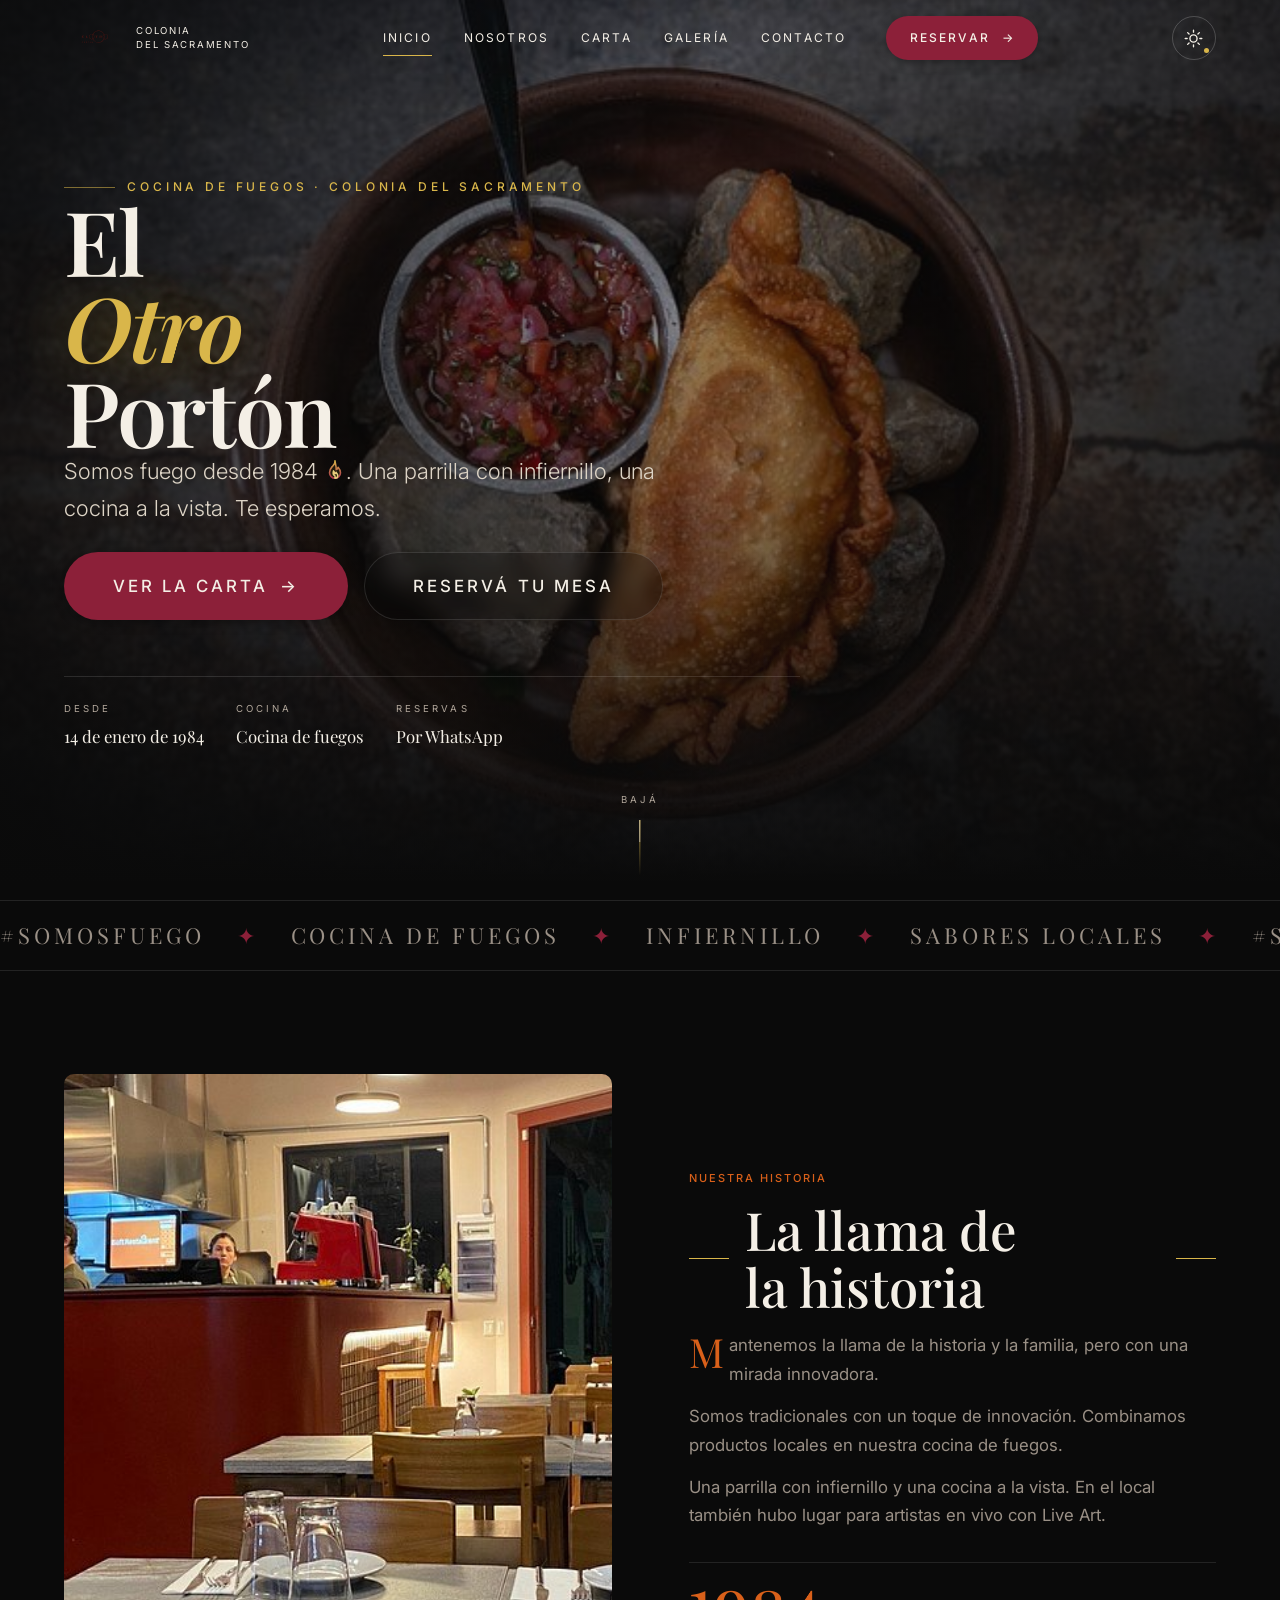
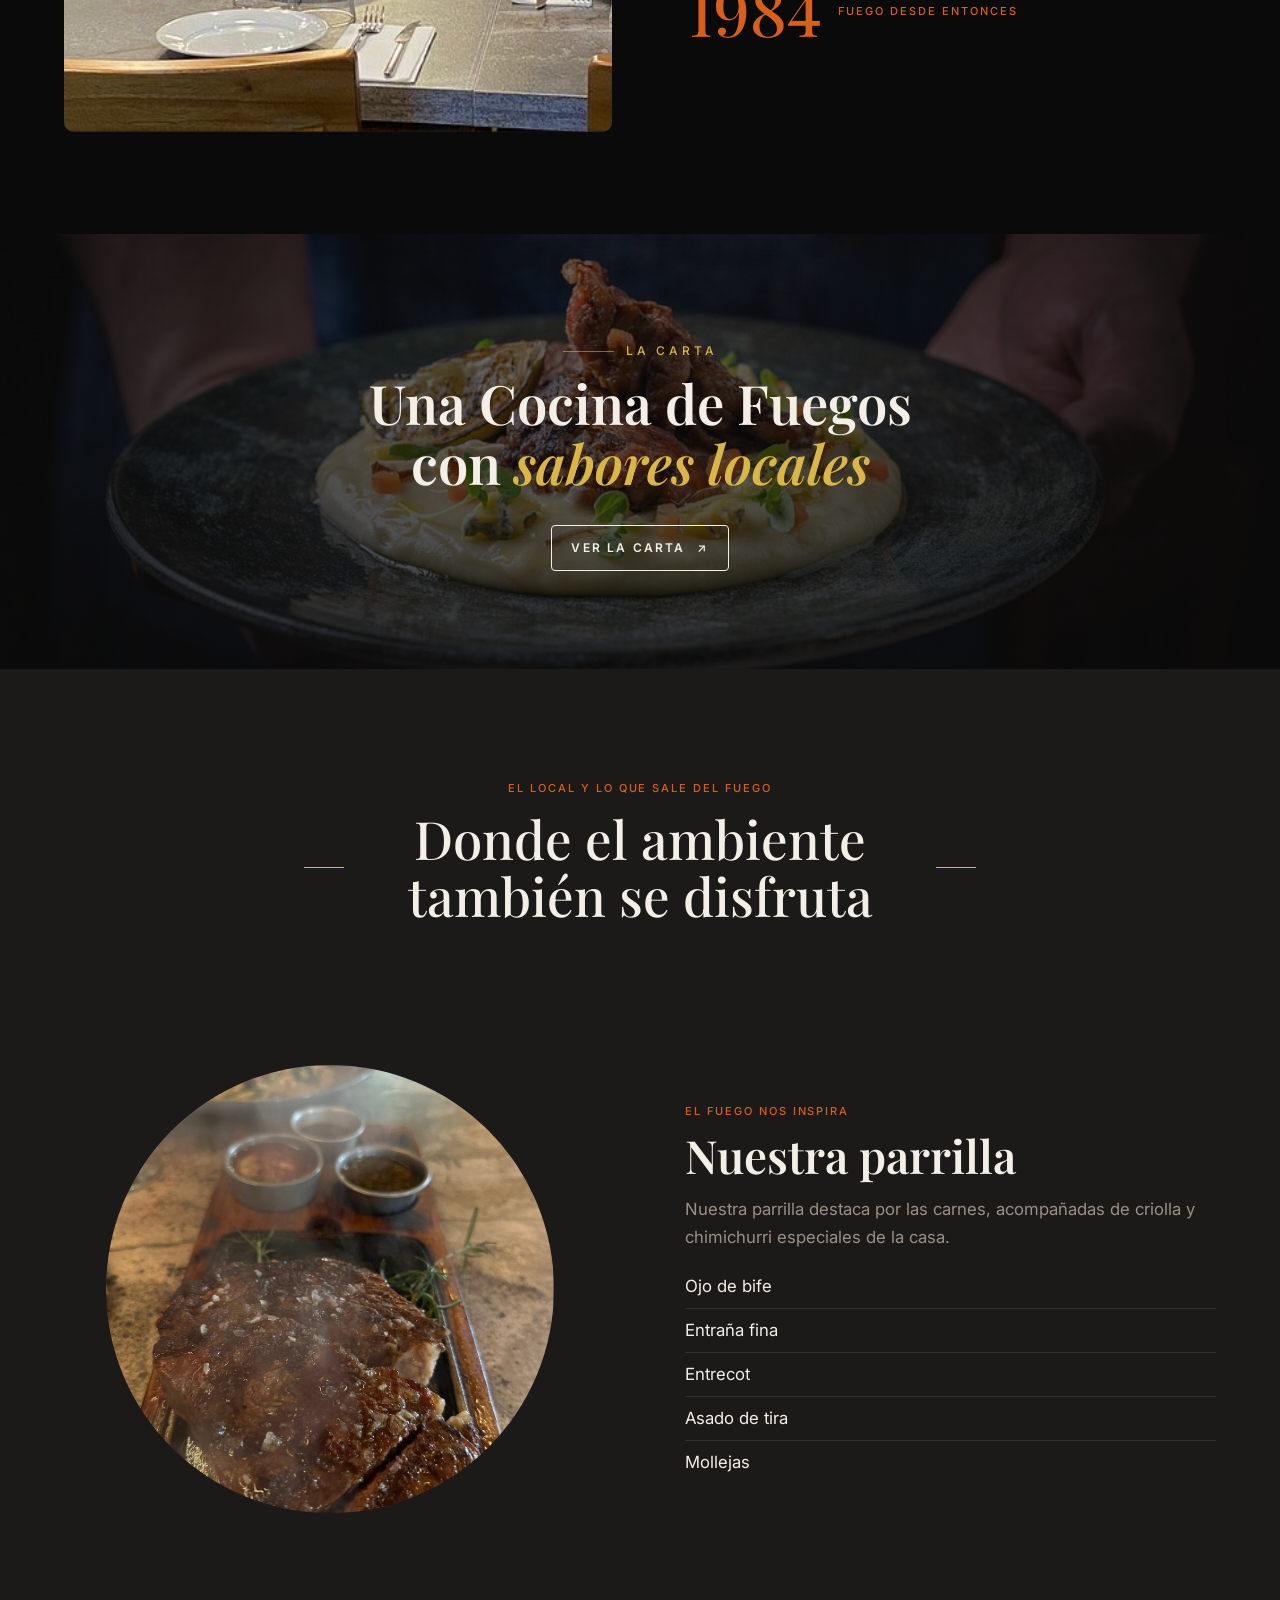
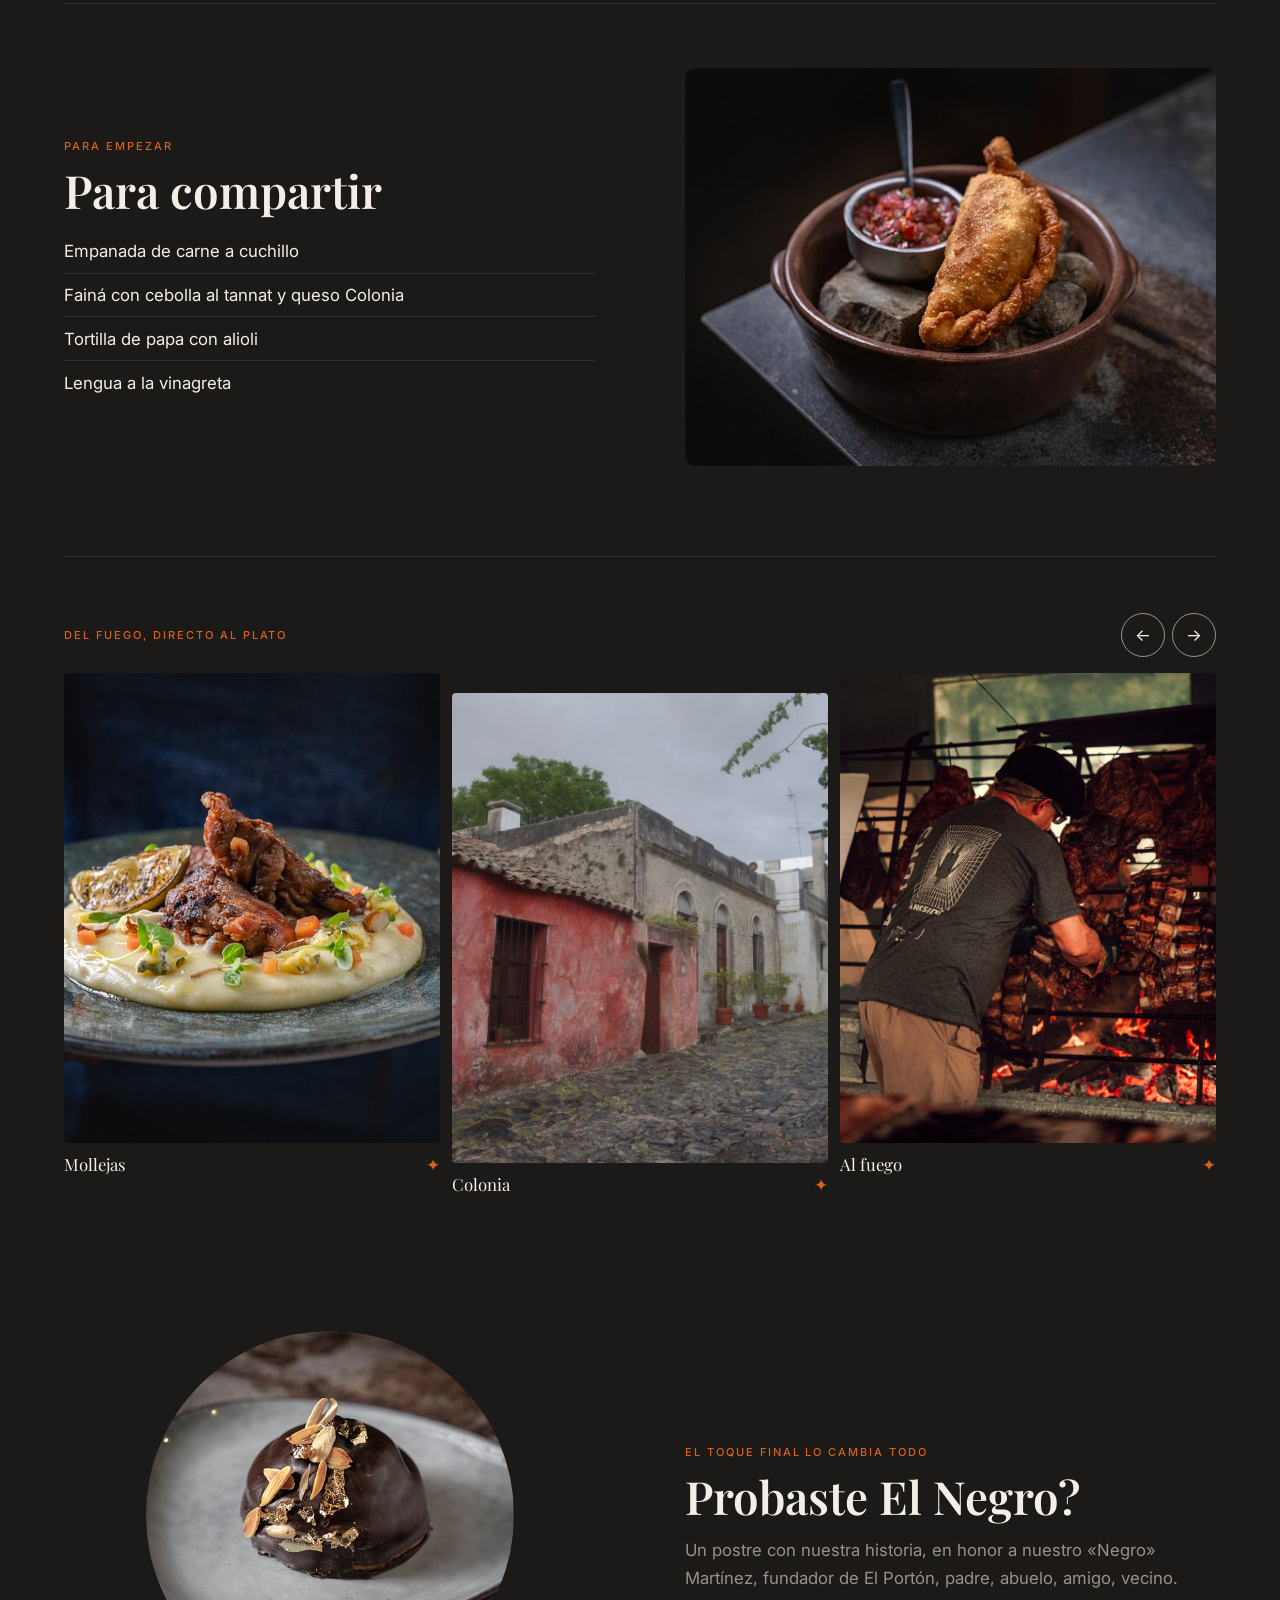
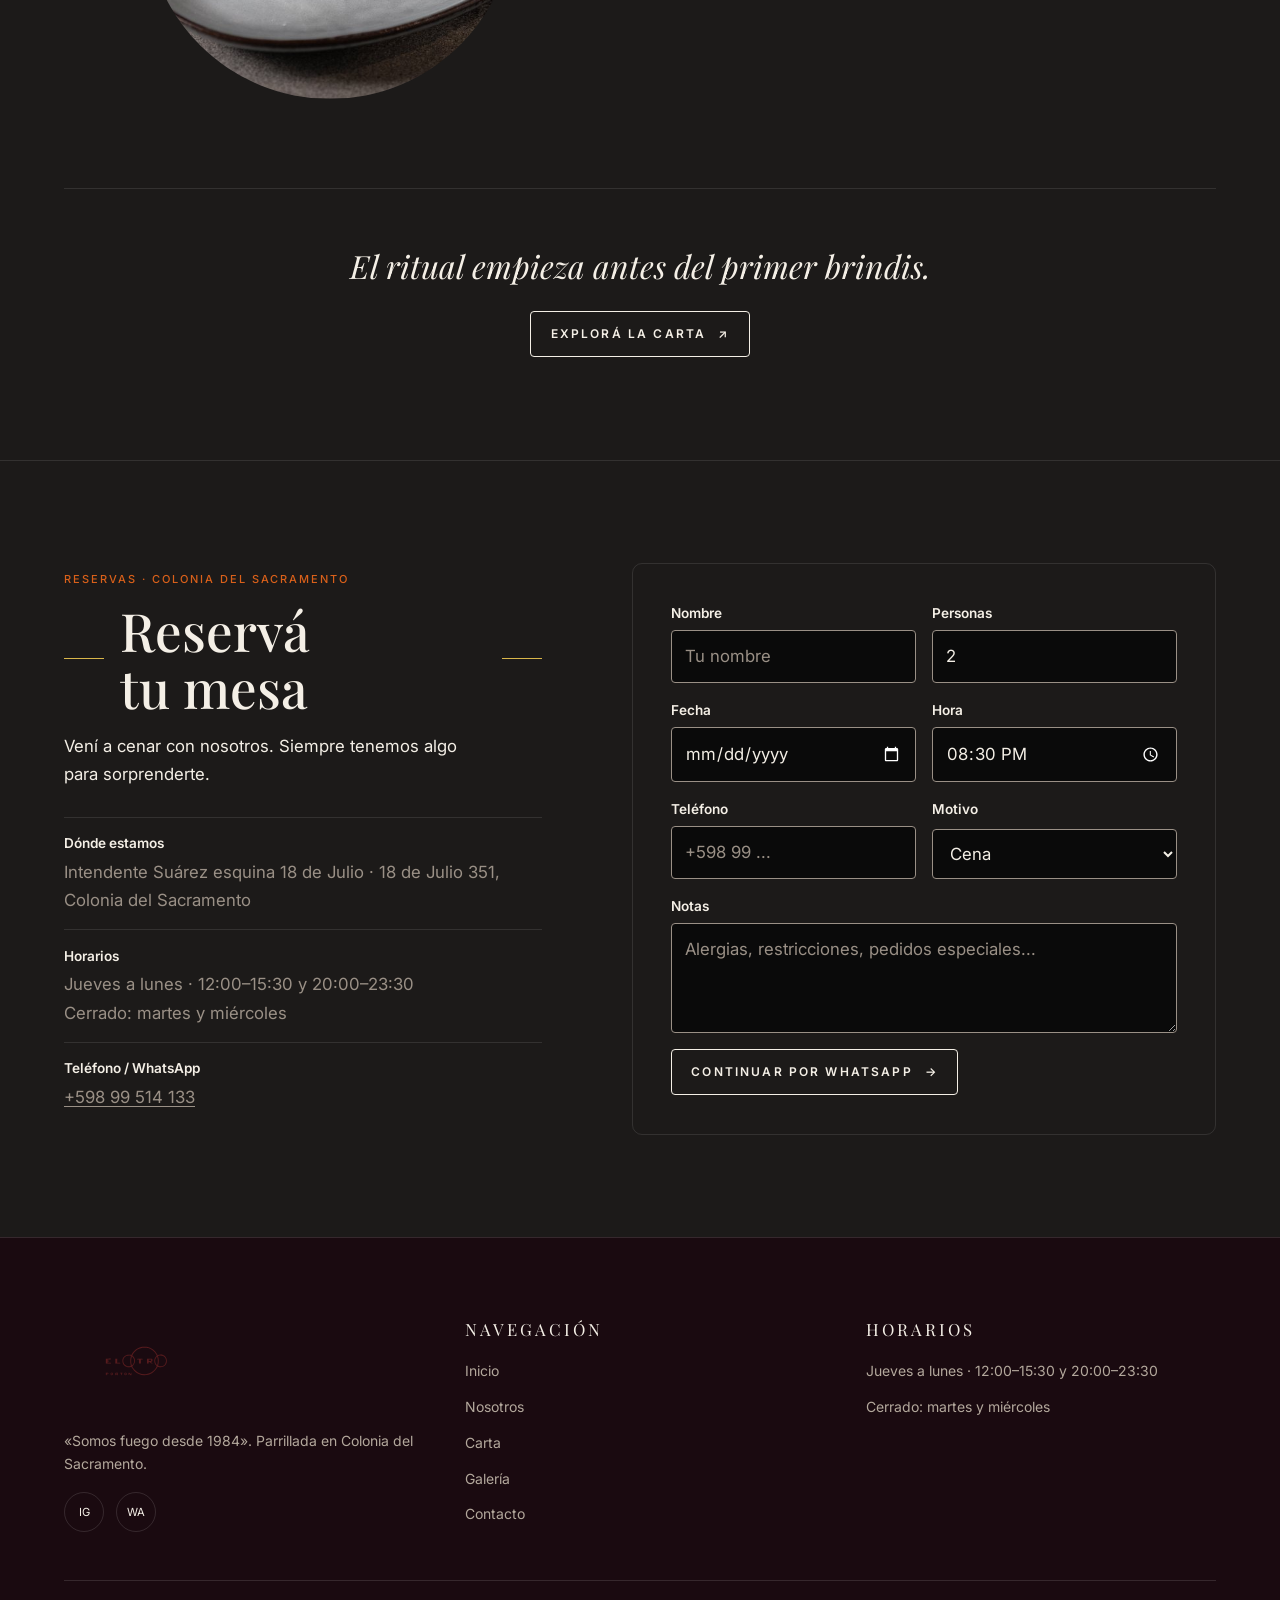
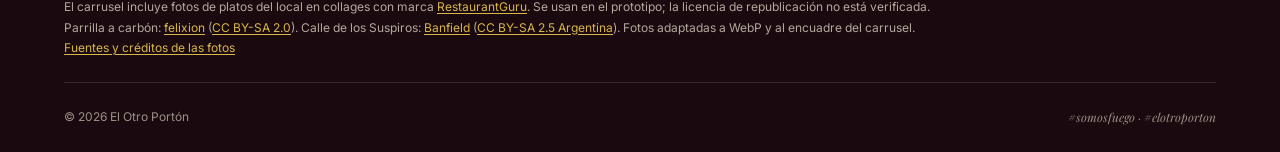
<file: index.html>
<!DOCTYPE html>
<html lang="es">
<head>
  <meta charset="UTF-8">
  <meta name="viewport" content="width=device-width, initial-scale=1.0">

  <title>El Otro Portón · Cocina de fuegos en Colonia del Sacramento</title>
  <meta name="description" content="El Otro Portón, cocina de fuegos en Colonia del Sacramento. Parrillada con infiernillo, carnes, criolla y chimichurri de la casa. Jueves a lunes, reservá tu mesa.">
  <meta name="theme-color" content="#0a0a0a">

  <!-- Open Graph: cómo se ve el enlace cuando se comparte en redes -->
  <meta property="og:title" content="El Otro Portón · Cocina de fuegos">
  <meta property="og:description" content="«Somos fuego desde 1984». Parrillada en Colonia del Sacramento. Reservá tu mesa.">
  <meta property="og:image" content="assets/img/cabecera.jpg">
  <meta property="og:type" content="restaurant">

  <link rel="icon" href="assets/img/log.svg" type="image/svg+xml">
  <link rel="preconnect" href="https://fonts.googleapis.com">
  <link rel="preconnect" href="https://fonts.gstatic.com" crossorigin>
  <link rel="stylesheet" href="css/main.css">

  <!--
    Marca de que JS está disponible. Los estados iniciales de las animaciones
    (hero, reveal) solo se aplican cuando esta clase existe: si el JS falla o
    está deshabilitado, el contenido se ve igual en vez de quedar invisible.
  -->
  <!--
    Se aplica el tema guardado antes de que el navegador pinte nada.
    Si esto corriera más tarde (desde main.js), el visitante vería un
    destello del tema equivocado al cargar.

    Sin preferencia guardada, el tema por defecto es oscuro.
  -->
  <script>
    (function () {
      try {
        var t = localStorage.getItem("tema");
        if (t === "claro" || t === "oscuro") {
          document.documentElement.dataset.tema = t;
        }
      } catch (e) {
        /* Sin almacenamiento: se usa el tema por defecto. */
      }
    })();
  </script>

  <script>document.documentElement.classList.add("js");</script>
</head>

<body>

  <!-- ==========================================================================
       PRELOADER — se oculta solo (js/modules/preloader.js)
       ========================================================================== -->
  <div class="preloader" role="status" aria-live="polite">
    <div class="preloader__inner">
      <img class="preloader__logo" src="assets/img/log.svg" alt="El Otro Portón">
      <div class="preloader__track"><div class="preloader__bar"></div></div>
      <p class="preloader__text">Encendiendo el fuego</p>
    </div>
  </div>

  <a class="skip-link" href="#main">Ir al contenido</a>

  <!-- ==========================================================================
       NAVEGACIÓN (js/modules/nav.js)
       ========================================================================== -->
  <header class="nav" id="nav">
    <div class="container nav__inner">

      <a class="nav__brand" href="#inicio" aria-label="El Otro Portón, ir al inicio">
        <img class="nav__logo" src="assets/img/log.svg" alt="El Otro Portón">
        <span class="nav__tagline">Colonia<br>del Sacramento</span>
      </a>

      <nav class="nav__links" aria-label="Navegación principal">
        <a class="nav__link" href="#inicio">Inicio</a>
        <a class="nav__link" href="#sobre-nosotros">Nosotros</a>
        <a class="nav__link" href="carta.html">Carta</a>
        <a class="nav__link" href="#galeria">Galería</a>
        <a class="nav__link" href="#contacto">Contacto</a>
        <a class="btn btn--primary btn--sm nav__cta" href="#reservas">
          Reservar <span class="btn-arrow" aria-hidden="true">→</span>
        </a>
      </nav>

      <div class="nav__acciones">
        <!--
          Botón de tema. Va fuera del <nav> a propósito: funciona incluso
          con el menú de móvil abierto, y así nunca queda atrapado debajo
          del panel que se abre a pantalla completa.
        -->
        <button class="theme-toggle" type="button" data-tema-boton data-estado="oscuro"
                aria-label="Cambiar a modo claro">
          <span class="theme-toggle__icon theme-toggle__icon--sol" aria-hidden="true">
            <svg viewBox="0 0 24 24">
              <circle cx="12" cy="12" r="4.5"/>
              <path d="M12 1.5v2.5M12 20v2.5M22.5 12H20M4 12H1.5M19.4 4.6l-1.8 1.8M6.4 17.6l-1.8 1.8M19.4 19.4l-1.8-1.8M6.4 6.4L4.6 4.6"/>
            </svg>
          </span>
          <span class="theme-toggle__icon theme-toggle__icon--luna" aria-hidden="true">
            <svg viewBox="0 0 24 24">
              <path d="M21 12.8A9 9 0 1 1 11.2 3a7 7 0 0 0 9.8 9.8z"/>
            </svg>
          </span>
          <span class="theme-toggle__auto" aria-hidden="true"></span>
        </button>

        <button class="nav__toggle" type="button" aria-expanded="false" aria-label="Abrir menú">
          <span class="nav__toggle-bar" aria-hidden="true"></span>
          <span class="nav__toggle-bar" aria-hidden="true"></span>
          <span class="nav__toggle-bar" aria-hidden="true"></span>
        </button>
      </div>

    </div>
  </header>

  <main id="main">

    <!-- ========================================================================
         HERO — parallax + ken burns (js/modules/parallax.js)
         ======================================================================== -->
    <section class="hero" id="inicio">
      <img class="hero__bg" src="assets/img/cabecera.jpg" alt="" aria-hidden="true" fetchpriority="high">
      <div class="hero__veil" aria-hidden="true"></div>

      <div class="container">
        <div class="hero__content">

          <p class="eyebrow hero__item">Cocina de fuegos · Colonia del Sacramento</p>

          <h1 class="hero__title hero__item">
            El <em>Otro</em> Portón
          </h1>

          <p class="hero__subtitle hero__item">
            Somos fuego desde 1984 <svg class="flame-icon" viewBox="0 0 24 24" aria-hidden="true" focusable="false">
            <defs><linearGradient id="flame-grad" x1="0" y1="0" x2="0" y2="1"><stop offset="0" style="stop-color: var(--c-oro-400)"/><stop offset="1" style="stop-color: var(--c-vino-400)"/></linearGradient></defs><path d="M12 2c.6 3.4-1.7 4.8-3.3 6.6C7 10.5 6 12.3 6 15a6 6 0 0 0 12 0c0-2.6-1.2-4.4-2.6-6-.3 1.5-1.2 2.3-2.1 2.6.4-3.4-1-6.1-1.3-9.6z" style="fill: var(--c-oro-500); fill-opacity: .12; stroke: url(#flame-grad)"/><path d="M12 21a3 3 0 0 0 3-3c0-1.6-1.1-2.6-1.8-3.4-.3.9-.9 1.3-1.5 1.5-.1-1.5-.8-2.5-1.3-3.1-.2.8-.4 1.6-.4 2.5a3 3 0 0 0 2 3z" style="fill: none; stroke: var(--c-oro-300)"/></svg>. Una parrilla con infiernillo,
            una cocina a la vista. Te esperamos.
          </p>

          <div class="hero__actions hero__item">
            <a class="btn btn--primary btn--lg" href="carta.html">
              Ver la carta <span class="btn-arrow" aria-hidden="true">→</span>
            </a>
            <a class="btn btn--ghost btn--lg" href="#reservas">Reservá tu mesa</a>
          </div>

          <div class="hero__facts hero__item">
            <div class="hero__fact">
              <span class="hero__fact-label">Desde</span>
              <span class="hero__fact-value">14 de enero de 1984</span>
            </div>
            <div class="hero__fact">
              <span class="hero__fact-label">Cocina</span>
              <span class="hero__fact-value">Cocina de fuegos</span>
            </div>
            <div class="hero__fact">
              <span class="hero__fact-label">Reservas</span>
              <span class="hero__fact-value">Por WhatsApp</span>
            </div>
          </div>

        </div>
      </div>

      <div class="scroll-hint" aria-hidden="true">
        <span>Bajá</span>
        <span class="scroll-hint__line"></span>
      </div>
    </section>

    <!-- ========================================================================
         MARQUEE — cinta de texto en movimiento
         ======================================================================== -->
    <div class="marquee" aria-hidden="true">
      <div class="marquee__track">
        <span class="marquee__item">#somosfuego</span>
        <span class="marquee__item">Cocina de fuegos</span>
        <span class="marquee__item">Infiernillo</span>
        <span class="marquee__item">Sabores locales</span>
      </div>
      <!-- Duplicado: hace el bucle infinito sin salto visible -->
      <div class="marquee__track">
        <span class="marquee__item">#somosfuego</span>
        <span class="marquee__item">Cocina de fuegos</span>
        <span class="marquee__item">Infiernillo</span>
        <span class="marquee__item">Sabores locales</span>
      </div>
    </div>


    <section class="section historia" id="sobre-nosotros" aria-labelledby="historia-titulo">
      <div class="container historia__layout">
        <figure class="editorial-photo historia__foto" data-photo-reveal>
          <img src="assets/img/caption.jpg" alt="Salón de El Otro Portón, con la cocina a la vista" loading="lazy" decoding="async">
        </figure>
        <div class="historia__texto" data-reveal>
          <p class="eyebrow">Nuestra historia</p>
          <h2 class="editorial-title" id="historia-titulo"><span>La llama de la historia</span></h2>
          <p class="historia__intro">Mantenemos la llama de la historia y la familia, pero con una mirada innovadora.</p>
          <p>Somos tradicionales con un toque de innovación. Combinamos productos locales en nuestra cocina de fuegos.</p>
          <p>Una parrilla con infiernillo y una cocina a la vista. En el local también hubo lugar para artistas en vivo con Live Art.</p>
          <div class="historia__fecha">
            <strong>1984</strong>
            <span class="eyebrow">Fuego desde entonces</span>
          </div>
        </div>
      </div>
    </section>

    <section class="transicion transicion--mollejas" aria-label="La carta">
      <div class="transicion__veil" aria-hidden="true"></div>
      <div class="container transicion__content" data-reveal>
        <p class="eyebrow transicion__eyebrow">La carta</p>
        <h2 class="transicion__title">Una Cocina de Fuegos con <em>sabores locales</em></h2>
        <a class="btn btn--outline" href="carta.html">Ver la carta <span aria-hidden="true">↗</span></a>
      </div>
    </section>

    <section class="section galeria" id="galeria" aria-labelledby="galeria-titulo">
      <div class="container">
        <div class="editorial-head" data-reveal>
          <p class="eyebrow">El local y lo que sale del fuego</p>
          <h2 class="editorial-title" id="galeria-titulo"><span>Donde el ambiente también se disfruta</span></h2>
        </div>

        <section class="galeria__bloque galeria__bloque--parrilla" aria-labelledby="galeria-parrilla">
          <figure class="editorial-photo galeria__circulo" data-photo-reveal>
            <img src="assets/img/caption_11.jpg" alt="Corte a la parrilla servido sobre una tabla, con salsas de la casa" loading="lazy" decoding="async">
          </figure>
          <div class="galeria__texto" data-reveal>
            <p class="eyebrow">El fuego nos inspira</p>
            <h3 id="galeria-parrilla">Nuestra parrilla</h3>
            <p>Nuestra parrilla destaca por las carnes, acompañadas de criolla y chimichurri especiales de la casa.</p>
            <ul class="galeria__platos" data-platos="parrilla"></ul>
          </div>
        </section>

        <section class="galeria__bloque galeria__bloque--entradas" aria-labelledby="galeria-entradas">
          <figure class="editorial-photo galeria__rectangulo" data-photo-reveal>
            <img src="assets/img/empanada-de-carne-a-cuchillo.jpg" alt="Empanada de carne a cuchillo con salsa" loading="lazy" decoding="async">
          </figure>
          <div class="galeria__texto" data-reveal>
            <p class="eyebrow">Para empezar</p>
            <h3 id="galeria-entradas">Para compartir</h3>
            <ul class="galeria__platos" data-platos="entradas"></ul>
          </div>
        </section>

        <div class="mosaico" aria-labelledby="mosaico-titulo">
          <div class="mosaico__cabecera" data-reveal>
            <p class="eyebrow" id="mosaico-titulo">Del fuego, directo al plato</p>
            <div class="mosaico__controles" hidden>
              <button type="button" aria-controls="mesa-fotos" aria-label="Foto anterior" data-avance="-1">←</button>
              <button type="button" aria-controls="mesa-fotos" aria-label="Foto siguiente" data-avance="1">→</button>
            </div>
          </div>
          <ul class="mosaico__fotos" id="mesa-fotos" tabindex="0" aria-label="Fotos de la mesa; deslizá para ver más">
            <li><img src="assets/img/mollejas-con-cremoso.jpg" alt="Mollejas con cremoso de papa y roquefort" loading="lazy" decoding="async"><span>Mollejas <b aria-hidden="true">✦</b></span></li>
            <li><img src="assets/img/redisenio/galeria-colonia.webp" alt="Calle de los Suspiros, Colonia del Sacramento" loading="lazy" decoding="async"><span>Colonia <b aria-hidden="true">✦</b></span></li>
            <li><img src="assets/img/redisenio/hero-asado.webp" alt="Imagen ilustrativa de un parrillero avivando el fuego" loading="lazy" decoding="async"><span>Al fuego <b aria-hidden="true">✦</b></span></li>
            <li><img src="assets/img/redisenio/galeria-brasas.webp" alt="Imagen ilustrativa de una parrilla a carbón" loading="lazy" decoding="async"><span>Brasas <b aria-hidden="true">✦</b></span></li>
            <li><img src="assets/img/redisenio/galeria-ambiente.webp" alt="Imagen ilustrativa de un salón con luz cálida" loading="lazy" decoding="async"><span>Ambiente <b aria-hidden="true">✦</b></span></li>
            <li><img src="assets/img/redisenio/galeria-mesa.webp" alt="Imagen ilustrativa de carne asada servida en una fuente" loading="lazy" decoding="async"><span>A la mesa <b aria-hidden="true">✦</b></span></li>
            <li class="mosaico__collage"><img src="assets/img/redisenio/rg-comida-c73e.webp" alt="Collage de RestaurantGuru con platos, bebidas y una mesa del local" loading="lazy" decoding="async"><span>Platos de la casa <b aria-hidden="true">✦</b></span></li>
            <li class="mosaico__collage"><img src="assets/img/redisenio/rg-espuma-chocolate-ce13.webp" alt="Collage de RestaurantGuru con platos y bebidas" loading="lazy" decoding="async"><span>Sobremesa <b aria-hidden="true">✦</b></span></li>
            <li class="mosaico__collage"><img src="assets/img/redisenio/rg-filete-c127.webp" alt="Collage de RestaurantGuru con cortes de carne y guarniciones" loading="lazy" decoding="async"><span>Cortes <b aria-hidden="true">✦</b></span></li>
            <li class="mosaico__collage"><img src="assets/img/redisenio/rg-food-c394.webp" alt="Collage de RestaurantGuru con carne, tortilla y postre" loading="lazy" decoding="async"><span>De la cocina <b aria-hidden="true">✦</b></span></li>
            <li class="mosaico__collage"><img src="assets/img/redisenio/rg-platos-c8bc.webp" alt="Collage de RestaurantGuru con platos y guarniciones" loading="lazy" decoding="async"><span>Para compartir <b aria-hidden="true">✦</b></span></li>
            <li class="mosaico__collage"><img src="assets/img/redisenio/rg-platos-c9c1.webp" alt="Collage de RestaurantGuru con platos y mesas servidas" loading="lazy" decoding="async"><span>En la mesa <b aria-hidden="true">✦</b></span></li>
          </ul>
          <p class="sr-only" aria-live="polite" data-mosaico-estado></p>
        </div>

        <section class="galeria__bloque galeria__bloque--postre" aria-labelledby="galeria-postre">
          <figure class="editorial-photo galeria__circulo galeria__circulo--postre" data-photo-reveal>
            <img src="assets/img/el-negro-inspirado-en.jpg" alt="El Negro, postre de la casa" loading="lazy" decoding="async">
          </figure>
          <div class="galeria__texto" data-reveal>
            <p class="eyebrow">El toque final lo cambia todo</p>
            <h3 id="galeria-postre">Probaste El Negro?</h3>
            <p>Un postre con nuestra historia, en honor a nuestro «Negro» Martínez, fundador de El Portón, padre, abuelo, amigo, vecino.</p>
          </div>
        </section>

        <div class="galeria__cierre" data-reveal>
          <p>El ritual empieza antes del primer brindis.</p>
          <a class="btn btn--outline" href="carta.html">Explorá la carta <span aria-hidden="true">↗</span></a>
        </div>
      </div>
    </section>

    <section class="section reservas" id="contacto" aria-labelledby="reservas-titulo">
      <div class="container reservas__layout">
        <div data-reveal>
          <p class="eyebrow">Reservas · Colonia del Sacramento</p>
          <h2 class="editorial-title" id="reservas-titulo"><span>Reservá tu mesa</span></h2>
          <p class="reservas__intro">Vení a cenar con nosotros. Siempre tenemos algo para sorprenderte.</p>
          <dl class="reservas__datos">
            <div><dt>Dónde estamos</dt><dd data-restaurante="direccion">Intendente Suárez esquina 18 de Julio · 18 de Julio 351, Colonia del Sacramento</dd></div>
            <div><dt>Horarios</dt><dd><span data-restaurante="horario">Jueves a lunes · 12:00–15:30 y 20:00–23:30</span><br><span data-restaurante="cierre">Cerrado: martes y miércoles</span></dd></div>
            <div><dt>Teléfono / WhatsApp</dt><dd><a href="tel:+59899514133">+598 99 514 133</a></dd></div>
          </dl>
        </div>
        <form class="form" id="reservas" novalidate aria-label="Solicitar reserva por WhatsApp" data-reveal>
          <div class="field">
            <label class="field__label" for="nombre">Nombre</label>
            <input class="field__input" type="text" id="nombre" name="nombre" placeholder="Tu nombre" autocomplete="name">
          </div>

          <div class="field">
            <label class="field__label" for="personas">Personas</label>
            <input class="field__input" type="number" id="personas" name="personas" min="1" max="20" placeholder="2" value="2">
          </div>

          <div class="field">
            <label class="field__label" for="fecha">Fecha</label>
            <input class="field__input" type="date" id="fecha" name="fecha">
          </div>

          <div class="field">
            <label class="field__label" for="hora">Hora</label>
            <input class="field__input" type="time" id="hora" name="hora" value="20:30">
          </div>

          <div class="field">
            <label class="field__label" for="telefono">Teléfono</label>
            <input class="field__input" type="tel" id="telefono" name="contacto" placeholder="+598 99 ..." autocomplete="tel">
          </div>

          <div class="field">
            <label class="field__label" for="ocasion">Motivo</label>
            <select class="field__input field__input--select" id="ocasion" name="ocasion">
              <option value="cena">Cena</option>
              <option value="almuerzo">Almuerzo</option>
              <option value="cumpleanos">Cumpleaños</option>
              <option value="evento">Evento / grupo</option>
            </select>
          </div>

          <div class="field field--full">
            <label class="field__label" for="notas">Notas</label>
            <textarea class="field__input" id="notas" name="notas" rows="3" placeholder="Alergias, restricciones, pedidos especiales..."></textarea>
          </div>

          <p class="form__status" role="status" aria-live="polite"></p>

          <button class="btn btn--outline form__submit" type="submit">
            Continuar por WhatsApp <span class="btn-arrow" aria-hidden="true">→</span>
          </button>
        </form>
      </div>
    </section>

  </main>

  <!-- ==========================================================================
       FOOTER
       ========================================================================== -->
  <footer class="footer">
    <div class="container">
      <div class="footer__top">

        <div class="footer__brand-col">
          <img class="footer__logo" src="assets/img/log.svg" alt="El Otro Portón">
          <p class="card-text">
            «Somos fuego desde 1984». Parrillada en Colonia del Sacramento.
          </p>
          <div class="socials">
            <a class="social" data-red="instagram" href="#" aria-label="Instagram">IG</a>
            <a class="social" data-red="facebook" href="#" aria-label="Facebook">FB</a>
            <a class="social" data-red="whatsapp" href="#" aria-label="WhatsApp">WA</a>
          </div>
        </div>

        <div>
          <p class="footer__title">Navegación</p>
          <ul class="footer__list" style="margin-top: 1rem;">
            <li><a href="#inicio">Inicio</a></li>
            <li><a href="#sobre-nosotros">Nosotros</a></li>
            <li><a href="carta.html">Carta</a></li>
            <li><a href="#galeria">Galería</a></li>
            <li><a href="#contacto">Contacto</a></li>
          </ul>
        </div>

        <div>
          <p class="footer__title">Horarios</p>
          <ul class="footer__list" style="margin-top: 1rem;">
            <li>Jueves a lunes · 12:00–15:30 y 20:00–23:30</li>
            <li>Cerrado: martes y miércoles</li>
          </ul>
        </div>

      </div>

      <aside class="footer-credits" aria-label="Créditos de la galería">
        <p>El carrusel incluye fotos de platos del local en collages con marca <a href="https://es.restaurantguru.com/EL-OTRO-PORTON-Colonia-Del-Sacramento">RestaurantGuru</a>. Se usan en el prototipo; la licencia de republicación no está verificada.</p>
        <p>Parrilla a carbón: <a href="https://commons.wikimedia.org/wiki/File:Asado_argentino_en_parrilla_a_carb%C3%B3n.jpg">felixion</a> (<a href="https://creativecommons.org/licenses/by-sa/2.0/">CC BY-SA 2.0</a>). Calle de los Suspiros: <a href="https://commons.wikimedia.org/wiki/File:Calle_de_los_Suspiros.jpg">Banfield</a> (<a href="https://creativecommons.org/licenses/by-sa/2.5/ar/">CC BY-SA 2.5 Argentina</a>). Fotos adaptadas a WebP y al encuadre del carrusel.</p>
        <p><a href="docs/CREDITOS-FOTOS-NUEVAS.md">Fuentes y créditos de las fotos</a></p>
      </aside>
      <div class="footer__bottom">
        <p>© <span id="year">2026</span> El Otro Portón</p>
        <p class="footer__made">#somosfuego · #elotroporton</p>
      </div>
    </div>
  </footer>

  <button class="to-top" type="button" aria-label="Volver arriba">↑</button>

  <!-- ==========================================================================
       SCRIPTS
       El orden importa: los datos se cargan antes que main.js porque
       carta.js necesita window.MENU.
       ========================================================================== -->
  <script src="js/data/menu.js"></script>
  <script src="js/data/restaurante.js"></script>

  <script type="module" src="js/main.js"></script>

  <script>
    // Año del copyright actualizado solo
    document.getElementById("year").textContent = new Date().getFullYear();
  </script>

</body>
</html>
</file>
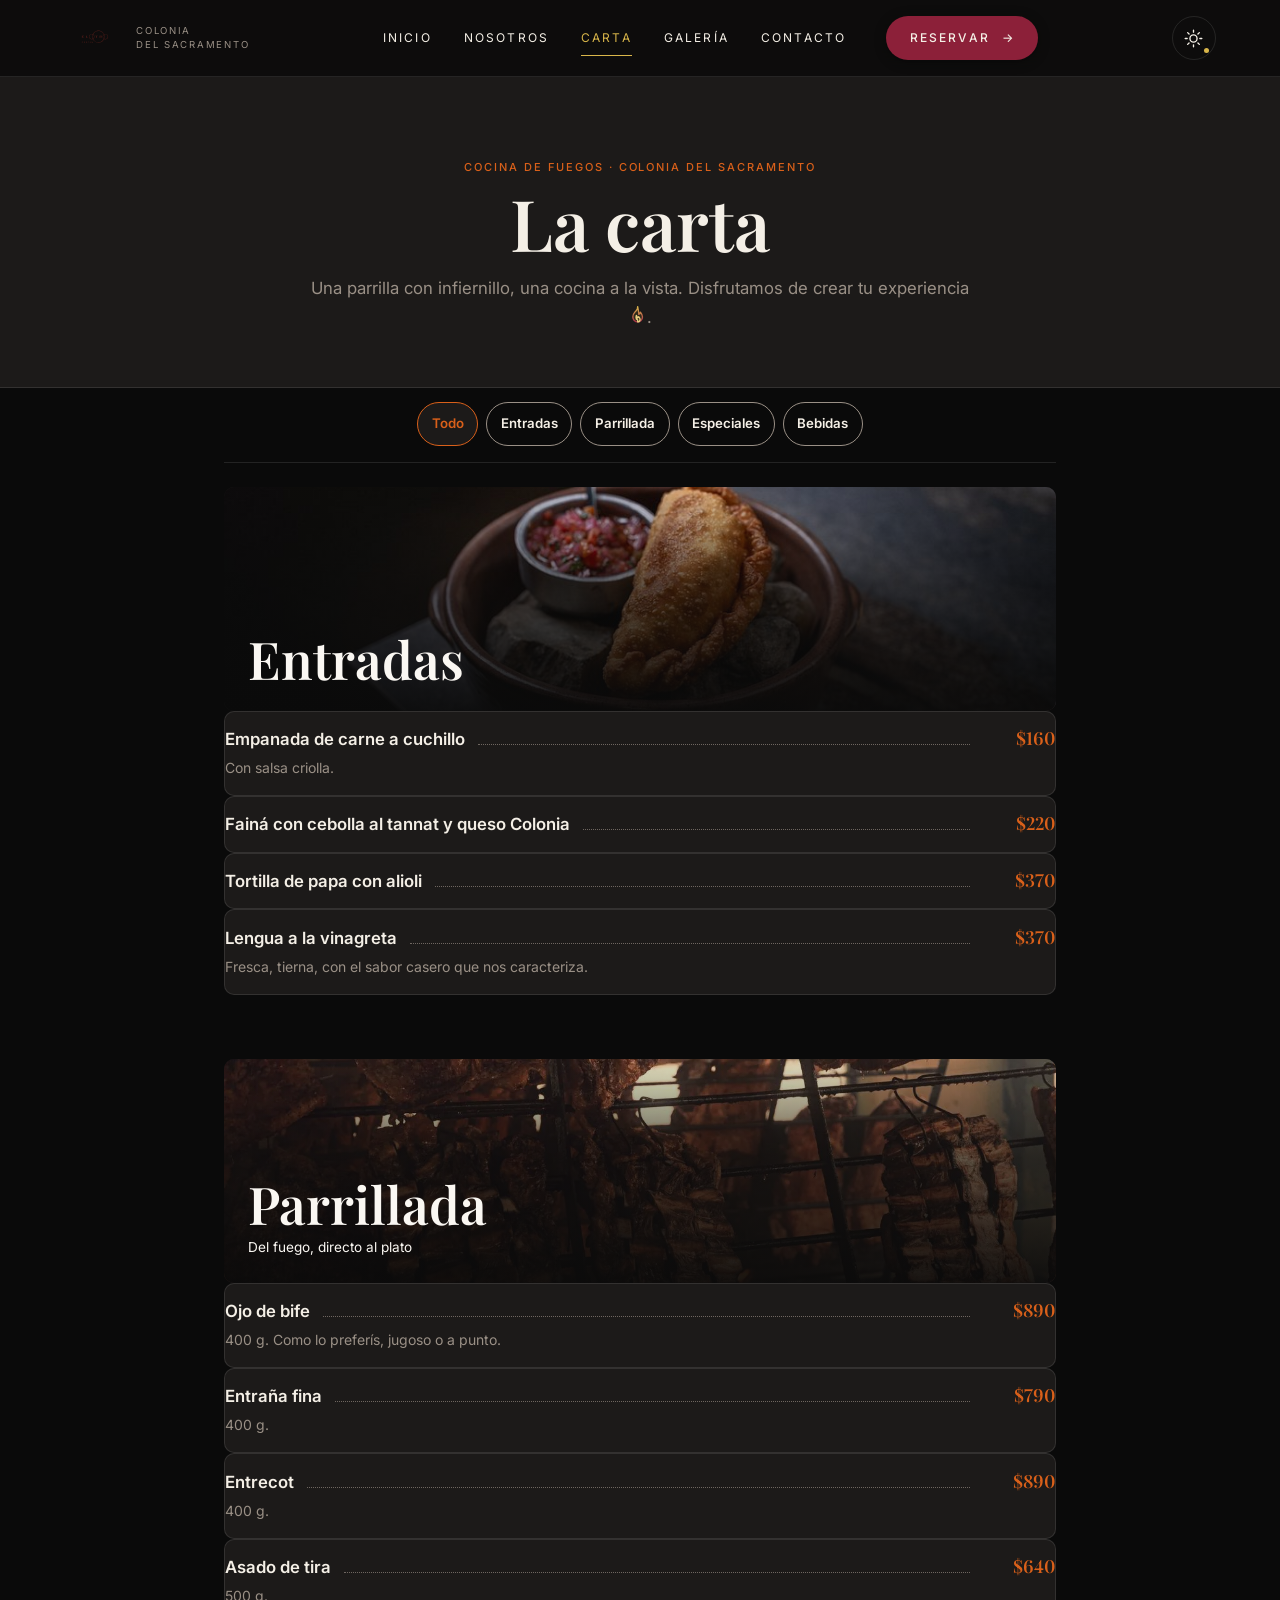
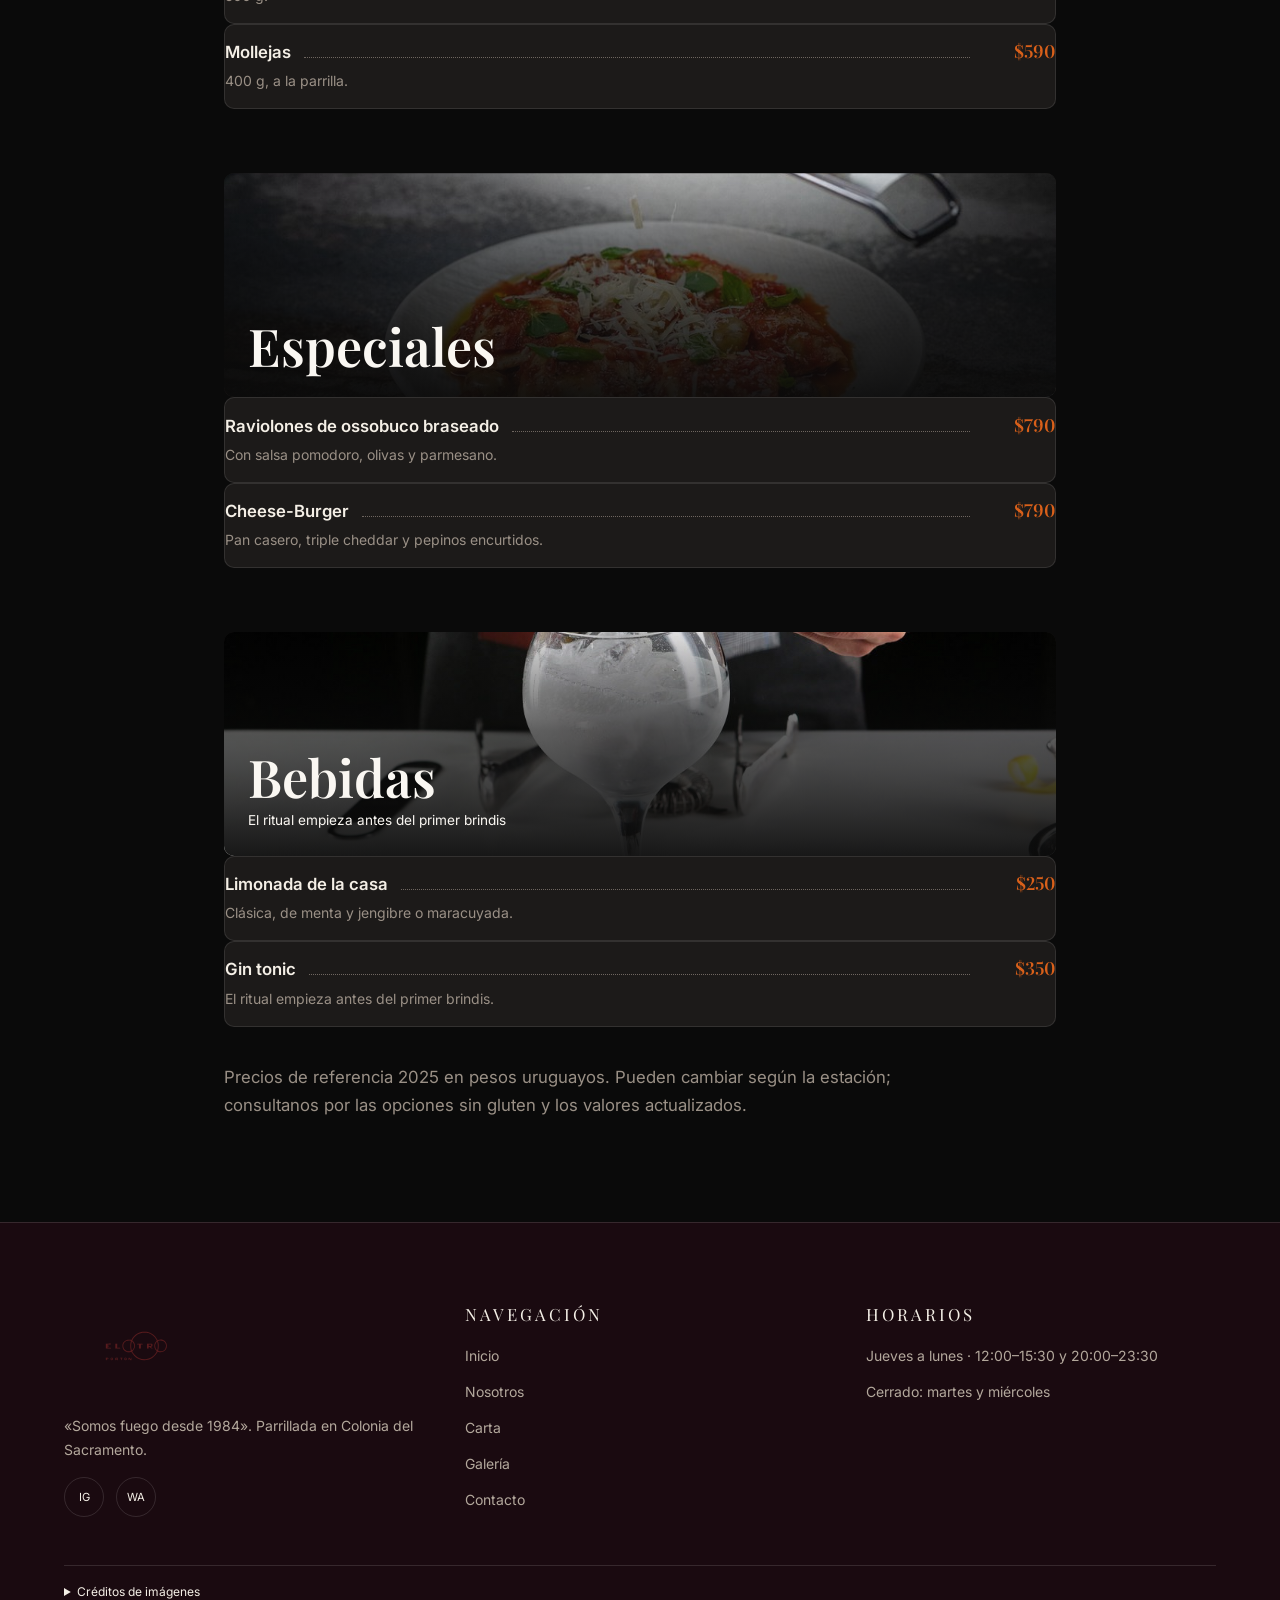
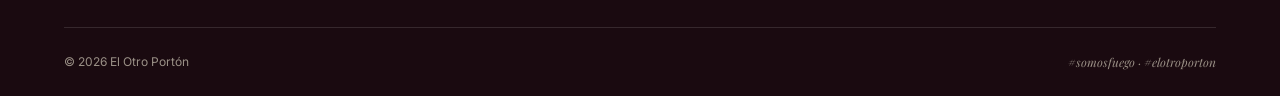
<file: carta.html>
<!DOCTYPE html>
<html lang="es">
<head>
  <meta charset="UTF-8">
  <meta name="viewport" content="width=device-width, initial-scale=1.0">

  <title>La carta · El Otro Portón · Cocina de fuegos en Colonia</title>
  <meta name="description" content="Carnes de nuestra parrilla con infiernillo, criolla y chimichurri de la casa. Platos de estación en El Otro Portón, Colonia del Sacramento.">
  <meta name="theme-color" content="#0a0a0a">

  <!-- Open Graph: cómo se ve el enlace cuando se comparte en redes -->
  <meta property="og:title" content="La carta · El Otro Portón">
  <meta property="og:description" content="«Nuestra parrilla destaca por las carnes, acompañadas de criolla y chimichurri especiales de la casa».">
  <meta property="og:image" content="assets/img/cabecera.jpg">
  <meta property="og:type" content="restaurant">

  <link rel="icon" href="assets/img/log.svg" type="image/svg+xml">
  <link rel="preconnect" href="https://fonts.googleapis.com">
  <link rel="preconnect" href="https://fonts.gstatic.com" crossorigin>
  <link rel="stylesheet" href="css/main.css">

  <!--
    Se aplica el tema guardado antes de que el navegador pinte nada.
    Si esto corriera más tarde (desde main.js), el visitante vería un
    destello del tema equivocado al cargar.

    Sin preferencia guardada, el tema por defecto es oscuro.
  -->
  <script>
    (function () {
      try {
        var t = localStorage.getItem("tema");
        if (t === "claro" || t === "oscuro") {
          document.documentElement.dataset.tema = t;
        }
      } catch (e) {
        /* Sin almacenamiento: se usa el tema por defecto. */
      }
    })();
  </script>

  <script>document.documentElement.classList.add("js");</script>
</head>

<body>

  <a class="skip-link" href="#main">Ir al contenido</a>

  <!-- ==========================================================================
       NAVEGACIÓN (js/modules/nav.js)
       ========================================================================== -->
  <header class="nav nav--solid" id="nav">
    <div class="container nav__inner">

      <a class="nav__brand" href="index.html" aria-label="El Otro Portón, ir al inicio">
        <img class="nav__logo" src="assets/img/log.svg" alt="El Otro Portón">
        <span class="nav__tagline">Colonia<br>del Sacramento</span>
      </a>

      <nav class="nav__links" aria-label="Navegación principal">
        <a class="nav__link" href="index.html#inicio">Inicio</a>
        <a class="nav__link" href="index.html#sobre-nosotros">Nosotros</a>
        <a class="nav__link is-active" href="carta.html" aria-current="page">Carta</a>
        <a class="nav__link" href="index.html#galeria">Galería</a>
        <a class="nav__link" href="index.html#contacto">Contacto</a>
        <a class="btn btn--primary btn--sm nav__cta" href="index.html#reservas">
          Reservar <span class="btn-arrow" aria-hidden="true">→</span>
        </a>
      </nav>

      <div class="nav__acciones">
        <!--
          Botón de tema. Va fuera del <nav> a propósito: funciona incluso
          con el menú de móvil abierto, y así nunca queda atrapado debajo
          del panel que se abre a pantalla completa.
        -->
        <button class="theme-toggle" type="button" data-tema-boton data-estado="oscuro"
                aria-label="Cambiar a modo claro">
          <span class="theme-toggle__icon theme-toggle__icon--sol" aria-hidden="true">
            <svg viewBox="0 0 24 24">
              <circle cx="12" cy="12" r="4.5"/>
              <path d="M12 1.5v2.5M12 20v2.5M22.5 12H20M4 12H1.5M19.4 4.6l-1.8 1.8M6.4 17.6l-1.8 1.8M19.4 19.4l-1.8-1.8M6.4 6.4L4.6 4.6"/>
            </svg>
          </span>
          <span class="theme-toggle__icon theme-toggle__icon--luna" aria-hidden="true">
            <svg viewBox="0 0 24 24">
              <path d="M21 12.8A9 9 0 1 1 11.2 3a7 7 0 0 0 9.8 9.8z"/>
            </svg>
          </span>
          <span class="theme-toggle__auto" aria-hidden="true"></span>
        </button>

        <button class="nav__toggle" type="button" aria-expanded="false" aria-label="Abrir menú">
          <span class="nav__toggle-bar" aria-hidden="true"></span>
          <span class="nav__toggle-bar" aria-hidden="true"></span>
          <span class="nav__toggle-bar" aria-hidden="true"></span>
        </button>
      </div>

    </div>
  </header>

  <main id="main">
    <header class="carta-head">
      <div class="container carta-head__inner" data-reveal>
        <p class="eyebrow">Cocina de fuegos · Colonia del Sacramento</p>
        <h1 class="carta-head__titulo">La carta</h1>
        <p class="lead">Una parrilla con infiernillo, una cocina a la vista. Disfrutamos de crear tu experiencia <svg class="flame-icon" viewBox="0 0 24 24" aria-hidden="true" focusable="false">
            <defs><linearGradient id="flame-grad" x1="0" y1="0" x2="0" y2="1"><stop offset="0" style="stop-color: var(--c-oro-400)"/><stop offset="1" style="stop-color: var(--c-vino-400)"/></linearGradient></defs><path d="M12 2c.6 3.4-1.7 4.8-3.3 6.6C7 10.5 6 12.3 6 15a6 6 0 0 0 12 0c0-2.6-1.2-4.4-2.6-6-.3 1.5-1.2 2.3-2.1 2.6.4-3.4-1-6.1-1.3-9.6z" style="fill: var(--c-oro-500); fill-opacity: .12; stroke: url(#flame-grad)"/><path d="M12 21a3 3 0 0 0 3-3c0-1.6-1.1-2.6-1.8-3.4-.3.9-.9 1.3-1.5 1.5-.1-1.5-.8-2.5-1.3-3.1-.2.8-.4 1.6-.4 2.5a3 3 0 0 0 2 3z" style="fill: none; stroke: var(--c-oro-300)"/></svg>.</p>
      </div>
    </header>

    <section class="carta" id="carta" aria-label="Platos y bebidas">
      <div class="container carta__layout">
        <div class="carta__toolbar" hidden>
          <div class="carta__filters" role="group" aria-label="Filtrar por categoría"></div>
          <p class="carta__live sr-only" aria-live="polite"></p>
        </div>
        <div class="carta__grid" id="carta-platos"></div>
        <noscript><p class="carta__note">Para ver los platos y filtrar por categoría, activá JavaScript.</p></noscript>
        <p class="carta__note">
          Precios de referencia 2025 en pesos uruguayos. Pueden cambiar según la
          estación; consultanos por las opciones sin gluten y los valores actualizados.
        </p>
      </div>
    </section>

  </main>

  <!-- ==========================================================================
       FOOTER
       ========================================================================== -->
  <footer class="footer">
    <div class="container">
      <div class="footer__top">

        <div class="footer__brand-col">
          <img class="footer__logo" src="assets/img/log.svg" alt="El Otro Portón">
          <p class="card-text">
            «Somos fuego desde 1984». Parrillada en Colonia del Sacramento.
          </p>
          <div class="socials">
            <a class="social" data-red="instagram" href="#" aria-label="Instagram">IG</a>
            <a class="social" data-red="facebook" href="#" aria-label="Facebook">FB</a>
            <a class="social" data-red="whatsapp" href="#" aria-label="WhatsApp">WA</a>
          </div>
        </div>

        <div>
          <p class="footer__title">Navegación</p>
          <ul class="footer__list" style="margin-top: 1rem;">
            <li><a href="index.html#inicio">Inicio</a></li>
            <li><a href="index.html#sobre-nosotros">Nosotros</a></li>
            <li><a href="carta.html">Carta</a></li>
            <li><a href="index.html#galeria">Galería</a></li>
            <li><a href="index.html#contacto">Contacto</a></li>
          </ul>
        </div>

        <div>
          <p class="footer__title">Horarios</p>
          <ul class="footer__list" style="margin-top: 1rem;">
            <li>Jueves a lunes · 12:00–15:30 y 20:00–23:30</li>
            <li>Cerrado: martes y miércoles</li>
          </ul>
        </div>

      </div>

      <details class="footer-credits">
        <summary>Créditos de imágenes</summary>
        <ul class="footer-credits__list">
          <li>Fainá argentina — Tubby3 — <a href="https://creativecommons.org/licenses/by-sa/4.0" target="_blank" rel="noopener noreferrer">CC BY-SA 4.0</a> (<a href="https://commons.wikimedia.org/wiki/File:Fain%C3%A1_argentina.jpg" target="_blank" rel="noopener noreferrer">archivo</a>)</li>
          <li>Lengua a la vinagreta — Diosverde — <a href="https://creativecommons.org/publicdomain/zero/1.0" target="_blank" rel="noopener noreferrer">CC0</a> (<a href="https://commons.wikimedia.org/wiki/File:Lengua_a_la_vinagreta.jpg" target="_blank" rel="noopener noreferrer">archivo</a>)</li>
          <li>Limonada (Fresh lemonade and lemons) — Eric Polk — <a href="https://creativecommons.org/licenses/by-sa/4.0" target="_blank" rel="noopener noreferrer">CC BY-SA 4.0</a> (<a href="https://commons.wikimedia.org/wiki/File:Fresh_lemonade_and_lemons.jpg" target="_blank" rel="noopener noreferrer">archivo</a>)</li>
          <li>Gin tonic — Alarroca — <a href="https://creativecommons.org/licenses/by-sa/4.0" target="_blank" rel="noopener noreferrer">CC BY-SA 4.0</a> (<a href="https://commons.wikimedia.org/wiki/File:Gin-tonic.jpg" target="_blank" rel="noopener noreferrer">archivo</a>)</li>
          <li>Cheeseburger — Renee Comet — dominio público (<a href="https://commons.wikimedia.org/wiki/File:Cheeseburger.jpg" target="_blank" rel="noopener noreferrer">archivo</a>)</li>
        </ul>
      </details>

      <div class="footer__bottom">
        <p>© <span id="year">2026</span> El Otro Portón</p>
        <p class="footer__made">#somosfuego · #elotroporton</p>
      </div>
    </div>
  </footer>

  <button class="to-top" type="button" aria-label="Volver arriba">↑</button>

  <!-- ==========================================================================
       SCRIPTS
       El orden importa: los datos se cargan antes que main.js porque
       carta.js necesita window.MENU.
       ========================================================================== -->
  <script src="js/data/menu.js"></script>
  <script src="js/data/restaurante.js"></script>

  <script type="module" src="js/main.js"></script>

  <script>
    // Año del copyright actualizado solo
    document.getElementById("year").textContent = new Date().getFullYear();
  </script>

</body>
</html>
</file>
<file: css/main.css>
/* ==========================================================================
   EL OTRO PORTÓN — main.css
   --------------------------------------------------------------------------
   Hoja de estilos principal. No escribe reglas: solo importa las capas.
   Eso permite recargar UNA sola hoja y mantener el orden de cascada
   explícito y predecible.

   ARQUITECTURA EN 4 CAPAS (el orden importa: cada capa puede usar la anterior)

     1. BASE       → tokens, reset, tipografía. Sin clases del proyecto.
     2. UTILS      → helpers sin semántica (contenedor, grid, reveal).
     3. COMPONENTS→ piezas reutilizables (botón, tarjeta, nav, animación).
     4. LAYOUT     → secciones concretas que componen los componentes.

   BUENA PRÁCTICA: si algo se repite en más de dos secciones, debería
   estar en COMPONENTS, no en LAYOUT.
   ========================================================================== */

/* ---------- CAPA 1 · BASE ---------- */
@import "base/tokens.css";
@import "base/reset.css";
@import "base/typography.css";

/* ---------- CAPA 2 · UTILIDADES ---------- */
@import "utils/helpers.css";

/* ---------- CAPA 3 · COMPONENTES ---------- */
@import "components/preloader.css";
@import "components/nav.css";
@import "components/buttons.css";
@import "components/cards.css";
@import "components/animations.css";
@import "components/theme-toggle.css";

/* ---------- CAPA 4 · LAYOUT DE SECCIONES ---------- */
@import "layout/hero.css";
@import "layout/about.css";
@import "layout/transicion.css";
@import "layout/carta.css";
@import "layout/galeria.css";
@import "layout/contacto.css";
@import "layout/footer.css";

@import "components/editorial.css";
</file>
